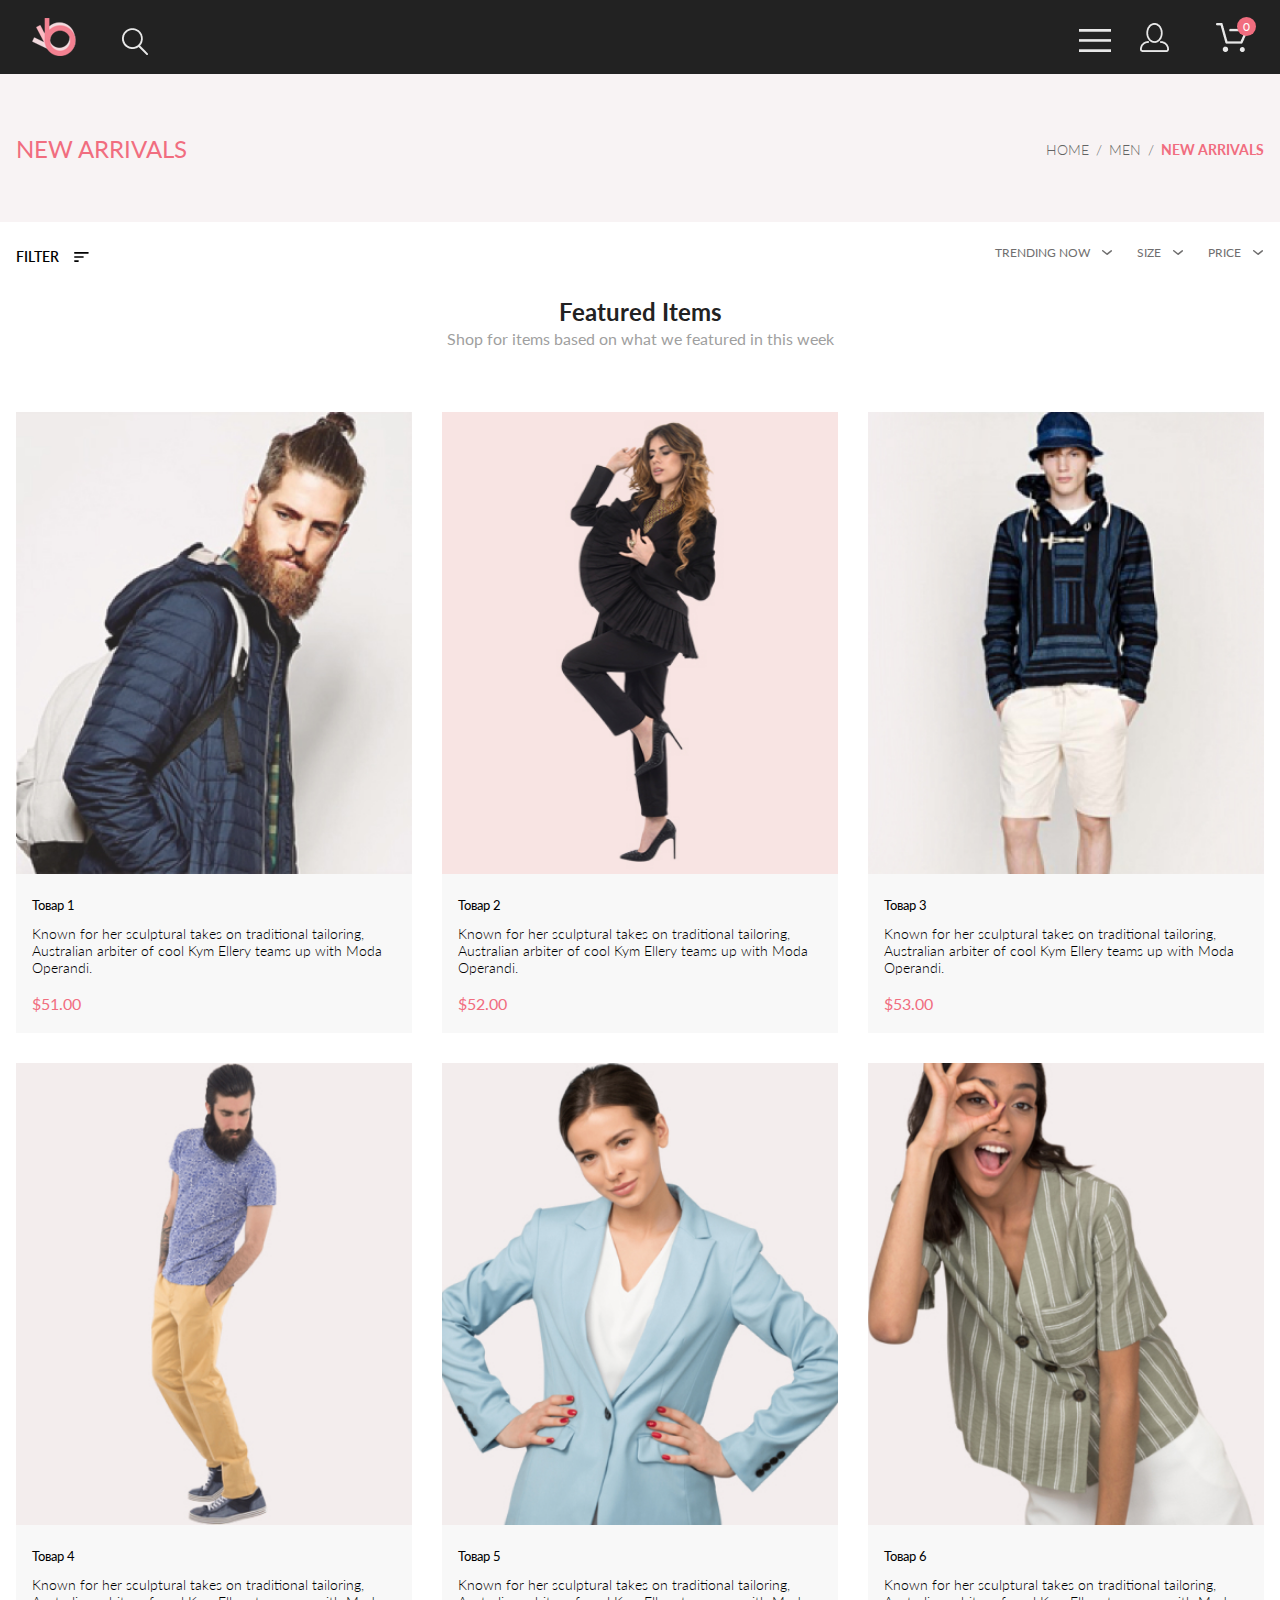
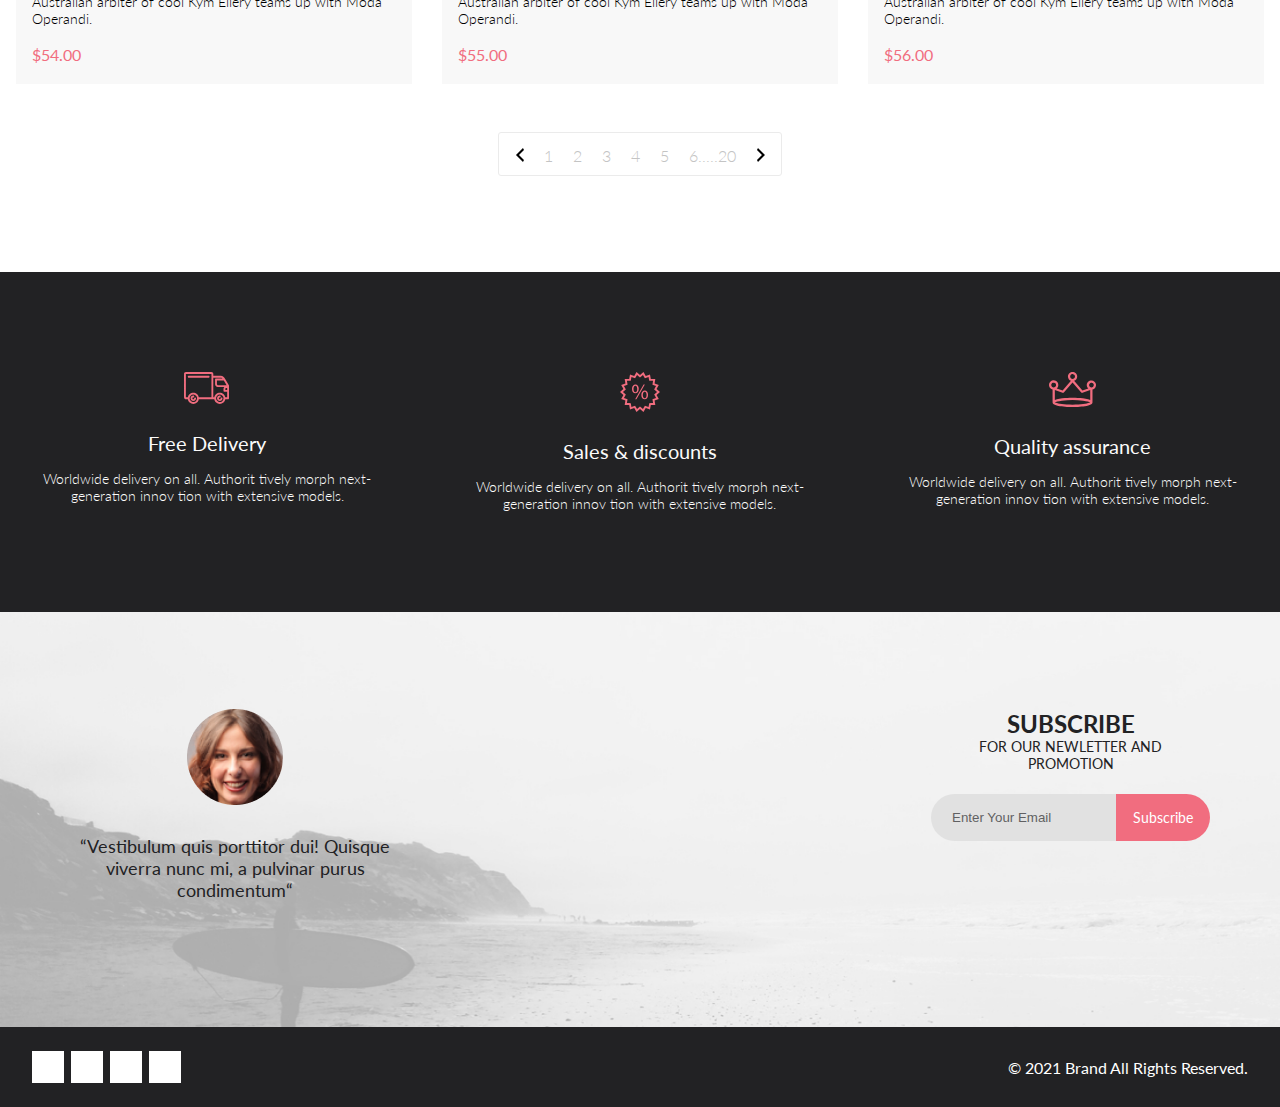
<file: index.html>
<!DOCTYPE html>
<html lang="en">

<head>
    <meta charset="UTF-8">
    <meta name="viewport" content="width=device-width, initial-scale=1.0">
    <title>Document</title>
    <link rel="stylesheet" href="https://cdnjs.cloudflare.com/ajax/libs/font-awesome/5.15.2/css/all.min.css" integrity="sha512-HK5fgLBL+xu6dm/Ii3z4xhlSUyZgTT9tuc/hSrtw6uzJOvgRr2a9jyxxT1ely+B+xFAmJKVSTbpM/CuL7qxO8w==" crossorigin="anonymous" />
    <link rel="stylesheet" href="style.css">
</head>

<body>
    <div class="header">
        <div class="container">
            <div class="leftHeader">
                <img src="images/logo.png" alt="">
                <img class="searchIcon" src="images/search.png" alt="">
            </div>

            <div class="rightHeader">
                <img src="images/bars.png" alt="">
                <img class="userIcon" src="images/user.png" alt="">

                <span class="cartIconWrap">
                    <img class="cartIcon" src="images/cart.png" alt="">
                    <span class="cartCount">0</span>
                </span>
                <div class="cart hidden">
                    <div class="cartRow cartHeader">
                        <div>Название товара</div>
                        <div>Количество</div>
                        <div>Цена за шт.</div>
                        <div>Итого</div>
                    </div>
                
                    <div class="cartTotal">
                        Товаров в корзине на сумму:
                        $<span class="cartTotalValue">0</span>
                    </div>
                </div> 
            </div>
        </div>
    </div>

    <div class="newArrivals">
        <div class="container">
            <h1>NEW ARRIVALS</h1>
            <nav>
                <a href="#">HOME</a>
                <span>/</span>
                <a href="#">MEN</a>
                <span>/</span>
                <a href="#">NEW ARRIVALS</a>
            </nav>
        </div>
    </div>

    <div class="filters">
        <div class="container">
            <div class="filtersLeft">
                <span class="filterLabel">FILTER</span>
                <img class="filterIcon" src="images/filter.svg" alt="">
                <div class="filterPopup hidden">
                    <nav class="filterCategory">
                        <div class="filterCategoryHeader">CATEGORY</div>
                        <div class="hidden">
                            <a href="#">Accessories</a>
                            <a href="#">Bags</a>
                            <a href="#">Denim</a>
                            <a href="#">Hoodies & Sweatshirts</a>
                            <a href="#">Jackets & Coats</a>
                            <a href="#">Polos</a>
                            <a href="#">Shirts</a>
                            <a href="#">Shoes</a>
                            <a href="#">Sweaters & Knits</a>
                            <a href="#">T-Shirts</a>
                            <a href="#">Tanks</a>
                        </div>
                    </nav>
                    <nav class="filterCategory">
                        <div class="filterCategoryHeader">BRAND</div>
                        <div class="hidden">
                            <a href="#">Accessories</a>
                            <a href="#">Bags</a>
                            <a href="#">Denim</a>
                            <a href="#">Hoodies & Sweatshirts</a>
                            <a href="#">Jackets & Coats</a>
                            <a href="#">Polos</a>
                            <a href="#">Shirts</a>
                            <a href="#">Shoes</a>
                            <a href="#">Sweaters & Knits</a>
                            <a href="#">T-Shirts</a>
                            <a href="#">Tanks</a>
                        </div>
                    </nav>
                    <nav class="filterCategory">
                        <div class="filterCategoryHeader">DESIGNER</div>
                        <div class="hidden">
                            <a href="#">Accessories</a>
                            <a href="#">Bags</a>
                            <a href="#">Denim</a>
                            <a href="#">Hoodies & Sweatshirts</a>
                            <a href="#">Jackets & Coats</a>
                            <a href="#">Polos</a>
                            <a href="#">Shirts</a>
                            <a href="#">Shoes</a>
                            <a href="#">Sweaters & Knits</a>
                            <a href="#">T-Shirts</a>
                            <a href="#">Tanks</a>
                        </div>
                    </nav>
                </div>
            </div>
            <div class="filtersRight">
                <div class="filterTrending">
                    TRENDING NOW
                    <img src="images/filterArrow.svg" alt="">
                </div>
                <div class="filterSize">
                    <div class="filterSizeWrap">
                        SIZE
                        <img src="images/filterArrow.svg" alt="">
                    </div>
                    <div class="filterSizes hidden">
                        <div>
                            <input type="checkbox"> XS
                        </div>
                        <div>
                            <input type="checkbox"> S
                        </div>
                        <div>
                            <input type="checkbox"> M
                        </div>
                        <div>
                            <input type="checkbox"> L
                        </div>
                    </div>
                </div>
                <div class="filterPrice">
                    PRICE
                    <img src="images/filterArrow.svg" alt="">
                </div>
            </div>
        </div>
    </div>

    <div class="featured container">
        <h2 class="featuredHeader">Featured Items</h2>
        <div class="featuredTitle">Shop for items based on what we featured in this week</div>

        <div class="featuredItems">

            <div class="featuredItem" data-id="1" data-name="Товар 1" data-price="51.03">

                <div class="featuredImgWrap">
                    <img src="images/featured/1.jpg" alt="">
                    <div class="featuredImgDark">
                        <button class="addToCart">
                            <img src="images/cart.svg" alt="">
                            Add to Cart
                        </button>
                    </div>
                </div>

                <div class="featuredData">
                    <div class="featuredName">
                        Товар 1
                    </div>
                    <div class="featuredText">
                        Known for her sculptural takes on traditional tailoring, Australian arbiter of cool Kym Ellery
                        teams
                        up with Moda Operandi.
                    </div>
                    <div class="featuredPrice">
                        $51.00
                    </div>
                </div>

            </div>

            <div class="featuredItem" data-id="2" data-name="Товар 2" data-price="52.00">

                <div class="featuredImgWrap">
                    <img src="images/featured/2.jpg" alt="">
                    <div class="featuredImgDark">
                        <button class="addToCart">
                            <img src="images/cart.svg" alt="">
                            Add to Cart
                        </button>
                    </div>
                </div>

                <div class="featuredData">
                    <div class="featuredName">
                        Товар 2
                    </div>
                    <div class="featuredText">
                        Known for her sculptural takes on traditional tailoring, Australian arbiter of cool Kym Ellery
                        teams
                        up with Moda Operandi.
                    </div>
                    <div class="featuredPrice">
                        $52.00
                    </div>
                </div>

            </div>

            <div class="featuredItem" data-id="3" data-name="Товар 3" data-price="53.00">

                <div class="featuredImgWrap">
                    <img src="images/featured/3.jpg" alt="">
                    <div class="featuredImgDark">
                        <button class="addToCart">
                            <img src="images/cart.svg" alt="">
                            Add to Cart
                        </button>
                    </div>
                </div>

                <div class="featuredData">
                    <div class="featuredName">
                        Товар 3
                    </div>
                    <div class="featuredText">
                        Known for her sculptural takes on traditional tailoring, Australian arbiter of cool Kym Ellery
                        teams
                        up with Moda Operandi.
                    </div>
                    <div class="featuredPrice">
                        $53.00
                    </div>
                </div>

            </div>

            <div class="featuredItem" data-id="4" data-name="Товар 4" data-price="54.00">

                <div class="featuredImgWrap">
                    <img src="images/featured/4.jpg" alt="">
                    <div class="featuredImgDark">
                        <button class="addToCart">
                            <img src="images/cart.svg" alt="">
                            Add to Cart
                        </button>
                    </div>
                </div>

                <div class="featuredData">
                    <div class="featuredName">
                        Товар 4
                    </div>
                    <div class="featuredText">
                        Known for her sculptural takes on traditional tailoring, Australian arbiter of cool Kym Ellery
                        teams
                        up with Moda Operandi.
                    </div>
                    <div class="featuredPrice">
                        $54.00
                    </div>
                </div>

            </div>

            <div class="featuredItem" data-id="5" data-name="Товар 5" data-price="55.00">

                <div class="featuredImgWrap">
                    <img src="images/featured/5.jpg" alt="">
                    <div class="featuredImgDark">
                        <button class="addToCart">
                            <img src="images/cart.svg" alt="">
                            Add to Cart
                        </button>
                    </div>
                </div>

                <div class="featuredData">
                    <div class="featuredName">
                        Товар 5
                    </div>
                    <div class="featuredText">
                        Known for her sculptural takes on traditional tailoring, Australian arbiter of cool Kym Ellery
                        teams
                        up with Moda Operandi.
                    </div>
                    <div class="featuredPrice">
                        $55.00
                    </div>
                </div>

            </div>

            <div class="featuredItem" data-id="6" data-name="Товар 6" data-price="56.00">

                <div class="featuredImgWrap">
                    <img src="images/featured/6.jpg" alt="">
                    <div class="featuredImgDark">
                        <button class="addToCart">
                            <img src="images/cart.svg" alt="">
                            Add to Cart
                        </button>
                    </div>
                </div>

                <div class="featuredData">
                    <div class="featuredName">
                        Товар 6
                    </div>
                    <div class="featuredText">
                        Known for her sculptural takes on traditional tailoring, Australian arbiter of cool Kym Ellery
                        teams
                        up with Moda Operandi.
                    </div>
                    <div class="featuredPrice">
                        $56.00
                    </div>
                </div>

            </div>

        </div>

        <div class="pagination">
            <a href="#">
                <img src="images/chevronLeft.svg" alt="">
            </a>
            <a href="#">1</a>
            <a href="#">2</a>
            <a href="#">3</a>
            <a href="#">4</a>
            <a href="#">5</a>
            <a href="#">6.....20</a>
            <a href="#">
                <img src="images/chevronRight.svg" alt="">
            </a>
        </div>
    </div>

    <div class="services">
        <div class="container">

            <div class="serivceUnit">
                <img src="images/services/delivery.svg" alt="">
                <div class="servicesTitle">
                    Free Delivery
                </div>
                <div class="servicesText">
                    Worldwide delivery on all. Authorit tively morph next-generation innov tion with extensive models.
                </div>
            </div>

            <div class="serivceUnit">
                <img src="images/services/discount.svg" alt="">
                <div class="servicesTitle">
                    Sales & discounts
                </div>
                <div class="servicesText">
                    Worldwide delivery on all. Authorit tively morph next-generation innov tion with extensive models.
                </div>
            </div>

            <div class="serivceUnit">
                <img src="images/services/assurance.svg" alt="">
                <div class="servicesTitle">
                    Quality assurance
                </div>
                <div class="servicesText">
                    Worldwide delivery on all. Authorit tively morph next-generation innov tion with extensive models.
                </div>
            </div>
        </div>
    </div>

    <div class="subscribe">
        <div class="container">

            <div class="subscribeLeft">
                <img src="images/subscribeUser.png" alt="">
                <div class="subscribeUserText">
                    “Vestibulum quis porttitor dui! Quisque viverra nunc mi, a pulvinar purus condimentum“
                </div>
            </div>

            <div class="subscribeRight">
                <div class="subscribeTitle">
                    SUBSCRIBE
                </div>
                <div class="subscribeText">
                    FOR OUR NEWLETTER AND PROMOTION
                </div>
                <form action="" class="subscribeForm">
                    <input type="text" placeholder="Enter Your Email">
                    <button>Subscribe</button>
                </form>
            </div>

        </div>
    </div>

    <div class="footer">
        <div class="container">
            <div class="footerLeft">
                <a href="#">
                    <i class="fab fa-facebook-f"></i>
                </a>
                <a href="#">
                    <i class="fab fa-instagram"></i>
                </a>
                <a href="#">
                    <i class="fab fa-pinterest-p"></i>
                </a>
                <a href="#">
                    <i class="fab fa-twitter"></i>
                </a>
            </div>
            <div class="footerRight">
                &copy; 2021  Brand  All Rights Reserved.
            </div>
        </div>
    </div>

    <script src="app.js"></script>
    <script src="cart.js"></script>
</body>

</html>
</file>
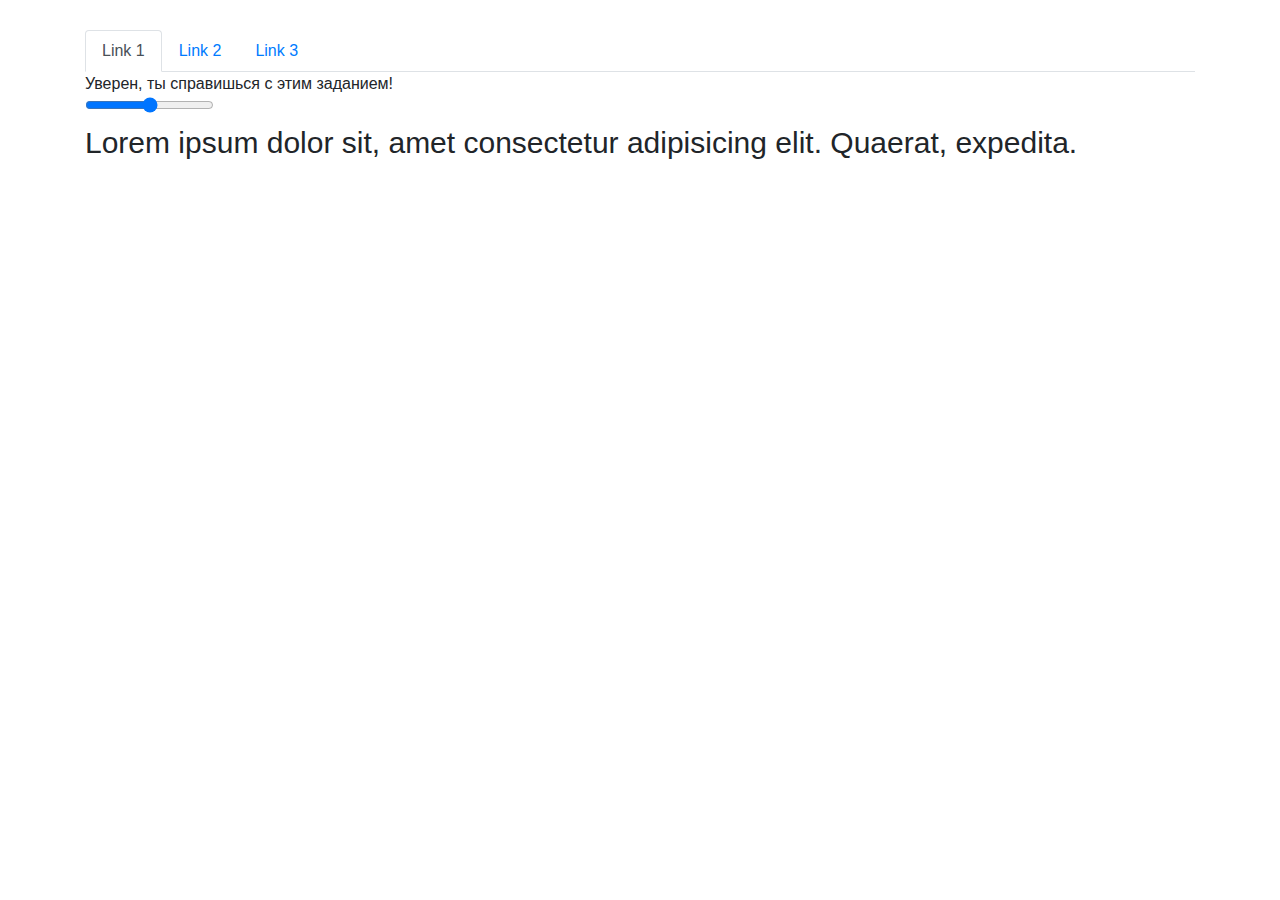
<file: 1.html>
<!DOCTYPE html>
<html lang="en">
<head>
  <meta charset="UTF-8">
  <title>Homework</title>
  <link rel="stylesheet" href="https://stackpath.bootstrapcdn.com/bootstrap/4.5.2/css/bootstrap.min.css"
        integrity="sha384-JcKb8q3iqJ61gNV9KGb8thSsNjpSL0n8PARn9HuZOnIxN0hoP+VmmDGMN5t9UJ0Z" crossorigin="anonymous">
  <style>
    .nav {
      margin-top: 30px;
    }
    #inputDiv {
      font-size: 30px;
    }
  </style>
</head>
<body>
<!--
Обязательное задание.

Выполнить все задачи в теге script. Комментарии, в которых написаны задачи, не
стирать, код с решением задачи пишем под комментарием.
-->
<div class="container">
  <ul class="nav nav-tabs">
    <li class="nav-item" data-text="T1">
      <a class="nav-link active" href="#">Link 1</a>
    </li>
    <li class="nav-item" data-text="X6">
      <a class="nav-link" href="#">Link 2</a>
    </li>
    <li class="nav-item" data-text="H99">
      <a class="nav-link" href="#">Link 3</a>
    </li>
  </ul>

  <div class="text">Уверен, ты справишься с этим заданием!</div>

  <input type="range" min="20" max="100">
  <div id="inputDiv">
    Lorem ipsum dolor sit, amet consectetur adipisicing elit. Quaerat, expedita.
  </div>
</div>

<script>
  "use strict";

  /*
  1. Необходимо сделать так, чтобы при клике на элемент с классом "nav-link",
  данному элементу ставился класс "active", при этом у всхе других элементов с
  классом nav-link данных элемент отсутствовал, необходимо использовать
  делегирование события.
  Также необходимо чтобы в div с классом text ставился нужный текст, который
  прописан в объекте panelText (вам необходимо определить самостоятельно, что
  общего между данной в html версткой и объектом ниже).
  */
  const panelText = {
    T1: "Уверен, ты справишься с этим заданием!",
    X6: "Знаю, программирование это нелегко.",
    H99: "Однако, программирование, в итоге, принесет свои плоды.",
  };
  const navlinkElements = document.querySelectorAll(".nav-link");
  const textDivElement = document.querySelector("div.text");
  document.querySelector(".container").addEventListener("click", ({target}) => {
    if (!target.classList.contains("nav-link")) {
      return;
    }
    navlinkElements.forEach(el => el.classList.remove("active"));
    target.classList.add("active");

    const textKey = target.parentElement.dataset.text;
    textDivElement.textContent = panelText[textKey];
  });


  /*
  2. Необходимо сделать так, чтобы при изменении input'а менялся и размер шрифта
  у элемента с id="inputDiv". Перемещение ползунка должно плавно увеличивать
  шрифт у текста, никакого резкого увеличения шрифта не должно быть при
  перетаскивании ползунка.
   */
  const divElement = document.getElementById("inputDiv");
  const inputElement = document.querySelector("input");
  const defaultInputValue = inputElement.value;
  const inputLength = inputElement.max - inputElement.min;
  const defaultFontSize = parseInt(window.getComputedStyle(divElement).fontSize);
  
  inputElement.addEventListener("input", () => {
    const rate = 1 + (inputElement.value - defaultInputValue) / inputLength;
    divElement.style.fontSize = `${defaultFontSize * rate}px`;
  });


</script>
</body>
</html>
</file>
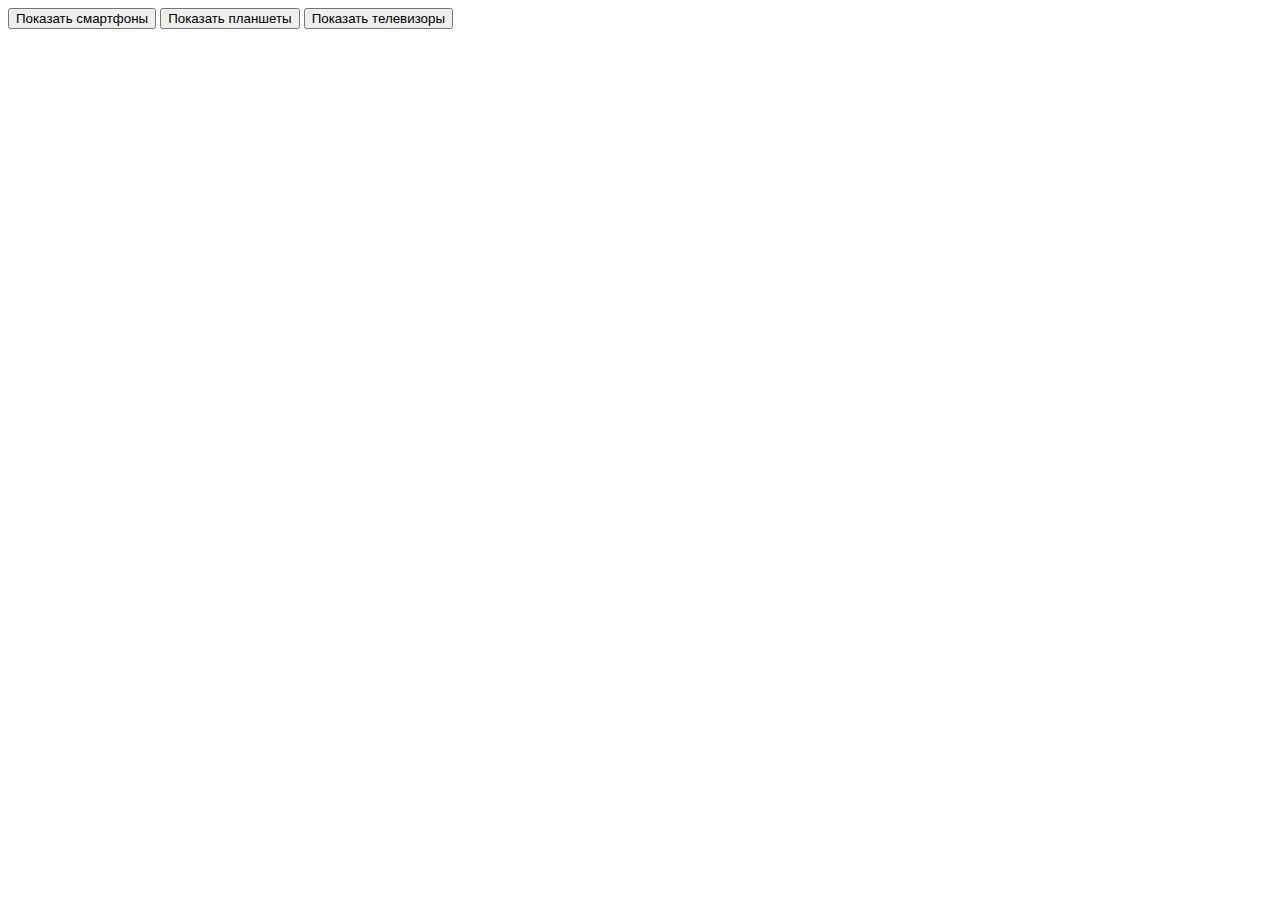
<file: 2.html>
<!DOCTYPE html>
<html lang="en">
<head>
  <meta charset="UTF-8">
  <meta name="viewport" content="width=device-width, initial-scale=1.0">
  <title>Document</title>
  <style>
    .products {
      overflow: hidden;
      margin-top: 40px;
    }

    .product {
      float: left;
      margin-right: 20px;
    }
  </style>
</head>
<body>
<header>
  <button class="menuButton" data-type="phones">Показать смартфоны</button>
  <button class="menuButton" data-type="tablets">Показать планшеты</button>
  <button class="menuButton" data-type="tv">Показать телевизоры</button>
</header>

<div class="products"></div>

<script>
  /*
  1. Программист Паша уволился с работы и не закончил задачу.
  Задача состояла в том, чтобы при клике на какую-либо кнопку в теге header
  выводить продукты в div с классом products.
  Продукты, которые надо вывести, валидны и прописаны в объекте products.
  Однако, Паша явно сделал много ошибок в других кусках кода, вам необходимо
  исправить все ошибки и внимательно проверить чтоб код работал правильно и
  ничего лишнего не выводилось в div с классом products.
  */

  class Product {
    constructor(id, name, price, imageUrl) {
      this.id = id;
      this.name = name;
      this.price = price;
      this.imageUrl = imageUrl;
    }

    /**
     * @returns {string} html-разметка для товара
     */
    getProductMarkup() {
      return `
        <div class="product">
            <div>${this.name}</div>
            <img src="${this.imageUrl}" alt="">
            <div>Цена: <span>${this.price}</span> р.</div>
            <a href="https://example.com/producs/${this.id}">Подробнее</a>
        </div>
      `;
    }
  }

  const products = {
    phones: [
      new Product(1, "Смартфон 1", "2533", "https://picsum.photos/seed/1/200"),
      new Product(2, "Смартфон 2", "3123", "https://picsum.photos/seed/2/200"),
      new Product(3, "Смартфон 3", "6123", "https://picsum.photos/seed/3/200"),
    ],
    tablets: [
      new Product(4, "Планшет 1", "5239", "https://picsum.photos/seed/4/200"),
      new Product(5, "Планшет 2", "6483", "https://picsum.photos/seed/5/200"),
    ],
    tv: [
      new Product(6, "Телевизор 1", "4314", "https://picsum.photos/seed/6/200"),
      new Product(7, "Телевизор 2", "5412", "https://picsum.photos/seed/7/200"),
      new Product(8, "Телевизор 3", "3577", "https://picsum.photos/seed/8/200"),
      new Product(9, "Телевизор 4", "8714", "https://picsum.photos/seed/9/200"),
    ],
  };

  const productsEl = document.querySelector('.products');
  document.querySelector('header').addEventListener('click', ({target}) => {
    if (!target.classList.contains('menuButton')) {
      return;
    }
    productsEl.innerHTML = products[target.dataset.type]
      .map(product => product.getProductMarkup())
      .join('');
  });

</script>
</body>
</html>
</file>
<file: style.css>
@import url("https://fonts.googleapis.com/css2?family=Lato:wght@300;400;700;900&display=swap");
body {
    margin: 0;
    font-family: Lato, sans-serif;
}

.header {
    background: #222222;
    height: 74px;
    padding: 18px 16px;
    box-sizing: border-box;
}

.header .container {
    display: flex;
    justify-content: space-between;
    align-items: center;
}

@media (min-width: 1600px) {
    .container {
        margin: 0 auto;
        width: 1140px;
    }
}

@media (min-width: 768px) {
    .header {
        padding-left: 32px;
        padding-right: 32px;
    }
}

.header i {
    color: #e8e8e8;
}

.userIcon,
.cartIcon {
    display: none;
}

@media (min-width: 768px) {
    .userIcon,
    .cartIcon {
        display: inline;
    }
}

.userIcon {
    margin-left: 25px;
    margin-right: 42px;
}

.searchIcon {
    margin-left: 41px;
}

.cartIconWrap {
    position: relative;
    cursor: pointer;
}

.cartIconWrap span {
    display: inline-block;
    width: 19px;
    height: 19px;
    color: white;
    background: #f16d7f;
    border-radius: 50%;
    position: absolute;
    text-align: center;
    right: -8px;
    top: -19px;
    font-size: 12px;
    line-height: 19px;
}

.rightHeader {
    position: relative;
}

.cart {
    position: absolute;
    z-index: 3;
    right: 0;
    top: 37px;
    background: white;
    padding: 10px;
    border: 1px solid #ebebeb;
    border-radius: 3px;
    font-size: 14px;
}

@media (min-width: 340px) {
    .cart {
        font-size: 16px;
    }
}
@media (min-width: 552px) {
    .cart {
        width: 500px;
    }
}

.cartRow {
    display: grid;
    grid-template-columns: repeat(4, 1fr);
    gap: 10px;
    margin-bottom: 10px;
    border-bottom: 1px solid #ebebeb;
    padding-bottom: 10px;
}

.cartHeader {
    font-weight: bold;
}

.cartTotal {
    font-weight: bold;
    text-align: right;
}

.newArrivals {
    background: #f8f3f4;
    min-height: 148px;
}

.newArrivals h1 {
    margin: 24px 0 32px;
    font-weight: normal;
    font-size: 24px;
    line-height: 29px;
    color: #f16d7f;
}

@media (min-width: 768px) {
    .newArrivals h1 {
        margin: 0;
    }
}

.newArrivals .container {
    display: flex;
    flex-direction: column;
    align-items: center;
    min-height: inherit;
}

@media (min-width: 768px) {
    .newArrivals .container {
        flex-direction: row;
        justify-content: space-between;
    }
}

@media (min-width: 768px) and (max-width: 1599px) {
    .newArrivals .container {
        padding: 0 16px;
    }
}

.newArrivals nav a,
.newArrivals nav span {
    font-weight: 300;
    font-size: 14px;
    line-height: 17px;
    color: #636363;
}

.newArrivals nav a {
    text-decoration: none;
}

.newArrivals nav span {
    margin: 0 3px;
}

.newArrivals nav a:last-of-type {
    font-weight: bold;
    font-size: 14px;
    line-height: 17px;
    color: #f16d7f;
}

.filters {
    margin-top: 24px;
    margin-bottom: 32px;
}

@media (min-width: 1600px) {
    .filters {
        margin-top: 51px;
        margin-bottom: 64px;
    }
}

.filters .container {
    display: flex;
    justify-content: space-between;
    padding-left: 8px;
    padding-right: 8px;
}

@media (min-width: 768px) {
    .filters .container {
        padding-left: 16px;
        padding-right: 16px;
    }
}

@media (min-width: 1600px) {
    .filters .container {
        padding-left: 0;
        padding-right: 0;
        justify-content: flex-start;
    }
}

.filtersRight {
    display: flex;
    font-size: 12px;
    line-height: 14px;
    color: #6f6e6e;
}

@media (min-width: 1600px) {
    .filtersRight {
        font-size: 14px;
        line-height: 17px;
        margin-left: 320px;
    }
}

.filtersRight img {
    position: relative;
    bottom: 1px;
    margin-left: 9px;
}

.filtersRight > div:not(:last-child) {
    margin-right: 15px;
}

@media (min-width: 375px) {
    .filtersRight > div:not(:last-child) {
        margin-right: 24px;
    }
}

.filtersLeft .filterLabel {
    display: none;
    position: relative;
    z-index: 2;
    cursor: pointer;
}

.filterLabelPink {
    color: #ef5b70 !important;
    left: 16px;
    top: 13px;
}

.filterIconPink {
    left: 16px;
    top: 13px;
}

@media (min-width: 768px) {
    .filtersLeft .filterLabel {
        display: inline;
        font-weight: 600;
        font-size: 14px;
        line-height: 17px;
        color: #000000;
    }
}

.filtersLeft .filterIcon {
    width: 37px;
    height: 25px;
    position: relative;
    z-index: 2;
}

@media (min-width: 768px) {
    .filtersLeft .filterIcon {
        width: 15px;
        height: 10px;
        margin-left: 11px;
    }
}

.filtersLeft {
    position: relative;
}

.hidden {
    display: none;
}

.filterPopup {
    position: absolute;
    left: 0;
    top: 0;
    width: 360px;
    background: #ffffff;
    box-shadow: 6px 4px 35px rgba(0, 0, 0, 0.21);
    padding: 46px 16px 16px 16px;
    z-index: 1;
    overflow-y: auto;
}

.filterCategoryHeader {
    font-size: 14px;
    line-height: 37px;
    color: #ef5b70;
    padding-left: 11px;
    min-height: 37px;
    border-bottom: 1px solid #ebebeb;
    margin-bottom: 24px;
    position: relative;
    cursor: pointer;
}

.filterCategoryHeader:before {
    content: "";
    width: 5px;
    min-height: inherit;
    background: #ef5b70;
    position: absolute;
    left: 0;
    top: 1px;
}

.filterCategory:not(:last-child) {
    margin-bottom: 24px;
}

.filterCategory a {
    display: block;
    text-decoration: none;
    padding-left: 34px;
    padding-right: 16px;
    font-size: 14px;
    line-height: 17px;
    color: #6f6e6e;
}

.filterCategory a:not(:last-child) {
    margin-bottom: 11px;
}

.filterSizeWrap {
    cursor: pointer;
}

.filterSize {
    position: relative;
}

.filterSizes {
    position: absolute;
    left: 0;
    top: 25px;
    width: 79px;
    height: 103px;
    background: #ffffff;
    box-shadow: 6px 4px 35px rgba(0, 0, 0, 0.21);
    padding: 7px 9px;
    box-sizing: border-box;
    font-size: 14px;
    color: #6f6e6e;
}

.filterSizes > div:not(:last-child) {
    margin-bottom: 4px;
}

.featured {
    padding-left: 8px;
    padding-right: 8px;
    margin-bottom: 96px;
}

@media (min-width: 768px) {
    .featured {
        padding-left: 16px;
        padding-right: 16px;
    }
}

@media (min-width: 1600px) {
    .featured {
        padding-left: 0;
        padding-right: 0;
    }
}

.featured h2 {
    margin-top: 0;
    margin-bottom: 3px;
    text-align: center;
    color: #222222;
}

.featuredTitle {
    text-align: center;
    color: #9f9f9f;
    margin-bottom: 64px;
}

.featuredItems {
    display: grid;
    grid-template-columns: 1fr;
    row-gap: 16px;
}

@media (min-width: 640px) {
    .featuredItems {
        grid-template-columns: 1fr 1fr;
        row-gap: 18px;
        column-gap: 16px;
    }
}

@media (min-width: 1000px) {
    .featuredItems {
        grid-template-columns: repeat(3, 1fr);
        gap: 30px;
    }
}

.featuredItem {
    background: #f8f8f8;
}

.featuredItem img {
    width: 100%;
    display: block;
}

.featuredImgWrap {
    position: relative;
}

.featuredItem:hover .featuredImgDark {
    display: flex;
}

.featuredImgDark {
    position: absolute;
    width: 100%;
    height: 100%;
    left: 0;
    top: 0;
    background: rgba(58, 56, 56, 0.86);
    display: none;
    justify-content: center;
    align-items: center;
}

.featuredImgDark button {
    background: none;
    border: 1px solid white;
    color: white;
    display: flex;
    align-items: center;
    padding: 10px 14px;
    font-size: 14px;
    font-family: inherit;
}

.featuredImgDark button img {
    width: 26px;
    height: 24px;
    margin-right: 11px;
}

.featuredData {
    padding: 23px 16px 20px;
}

.featuredName {
    font-size: 13px;
    line-height: 16px;
    color: #000000;
}

.featuredText {
    font-weight: 300;
    font-size: 14px;
    line-height: 17px;
    margin-top: 12px;
    margin-bottom: 18px;
}

.featuredPrice {
    font-size: 16px;
    line-height: 19px;
    color: #f16d7f;
}

.pagination {
    width: 284px;
    height: 44px;
    margin: 0 auto;
    border: 1px solid #ebebeb;
    margin-top: 48px;
    padding: 13px 16px;
    box-sizing: border-box;
    display: flex;
    justify-content: space-between;
    border-radius: 3px;
}

.pagination a {
    text-decoration: none;
    font-weight: 300;
    font-size: 16px;
    color: #c4c4c4;
}

.pagination a:hover {
    color: #ef5b70;
}

.services {
    background: #222224;
    padding-top: 48px;
    padding-bottom: 81px;
    padding-left: 14px;
    padding-right: 14px;
}

@media (min-width: 1200px) {
    .services {
        padding-top: 100px;
        padding-bottom: 100px;
    }
}

.services .container {
    display: grid;
    gap: 46px;
}

@media (min-width: 1200px) {
    .services .container {
        display: grid;
        grid-template-columns: repeat(3, 1fr);
        gap: 46px;
    }
}

.serivceUnit {
    text-align: center;
    display: flex;
    flex-direction: column;
    align-items: center;
}

.servicesTitle,
.servicesText {
    color: #fbfbfb;
}

.servicesTitle {
    font-size: 19.96px;
    line-height: 24px;
    margin-top: 27px;
    margin-bottom: 15px;
}

.servicesText {
    font-weight: 300;
    font-size: 13.972px;
    line-height: 17px;
    max-width: 340px;
}

.subscribe {
    background: url(images/subscribe.jpg) no-repeat;
    background-size: cover;
    padding-top: 64px;
    padding-bottom: 109px;
    padding-left: 20px;
    padding-right: 20px;
}

@media (min-width: 1200px) {
    .subscribe {
        padding-top: 97px;
        padding-bottom: 126px;
    }

    .subscribe .container {
        margin: 0 auto;
        width: 1140px;
        display: flex;
        justify-content: space-between;
    }
}

.subscribeLeft {
    display: flex;
    flex-direction: column;
    align-items: center;
}

.subscribeUserText {
    margin-top: 30px;
    text-align: center;
    font-size: 18px;
    line-height: 22px;
    color: #222224;
    max-width: 330px;
}

.subscribeRight {
    display: flex;
    flex-direction: column;
    align-items: center;
    margin-top: 65px;
}

@media (min-width: 1200px) {
    .subscribeRight {
        margin-top: initial;
    }
}

.subscribeTitle {
    font-weight: 700;
    font-size: 24px;
    color: #222224;
}

.subscribeTitle,
.subscribeText {
    max-width: 271px;
    text-align: center;
}

.subscribeText {
    font-size: 14px;
    color: #222224;
    margin-bottom: 22px;
}

.subscribeForm {
    height: 47px;
}

.subscribeForm input {
    height: inherit;
    background: #e1e1e1;
    border: none;
    padding: 6px 21px;
    box-sizing: border-box;
    border-top-left-radius: 28px;
    border-bottom-left-radius: 28px;
    float: left;
    width: 185px;
}

.subscribeForm input::-webkit-input-placeholder {
    color: #222224;
    font-family: inherit;
    opacity: 0.67;
}
.subscribeForm input::-moz-placeholder {
    color: #222224;
    font-family: inherit;
    opacity: 0.67;
}
.subscribeForm input:-ms-input-placeholder {
    color: #222224;
    font-family: inherit;
    opacity: 0.67;
}
.subscribeForm input:-moz-placeholder {
    color: #222224;
    font-family: inherit;
    opacity: 0.67;
}

.subscribeForm button {
    height: inherit;
    border: none;
    color: white;
    font-family: inherit;
    font-size: 14px;
    line-height: 17px;
    background: #f16d7f;
    border-top-right-radius: 28px;
    border-bottom-right-radius: 28px;
    padding: 0 17px;
}

.footer {
    background: #222224;
    padding: 43px 20px 10px;
}

@media (min-width: 768px) {
    .footer {
        padding: 24px 32px;
    }
}

.footer .container {
    display: flex;
    flex-direction: column;
    align-items: center;
}

@media (min-width: 768px) {
    .footer .container {
        flex-direction: row;
        justify-content: space-between;
    }
}

.footerLeft {
    display: flex;
}

.footer a {
    color: black;
    background: white;
    width: 32px;
    height: 32px;
    display: flex;
    justify-content: center;
    align-items: center;
    text-decoration: none;
}

.footer a:hover {
    background: #f16d7f;
    color: white;
}

.footer a:not(:last-child) {
    margin-right: 7px;
}

.footerRight {
    color: white;
}

@media (max-width: 767px) {
    .footerRight {
        margin-top: 40px;
    }
}
</file>
